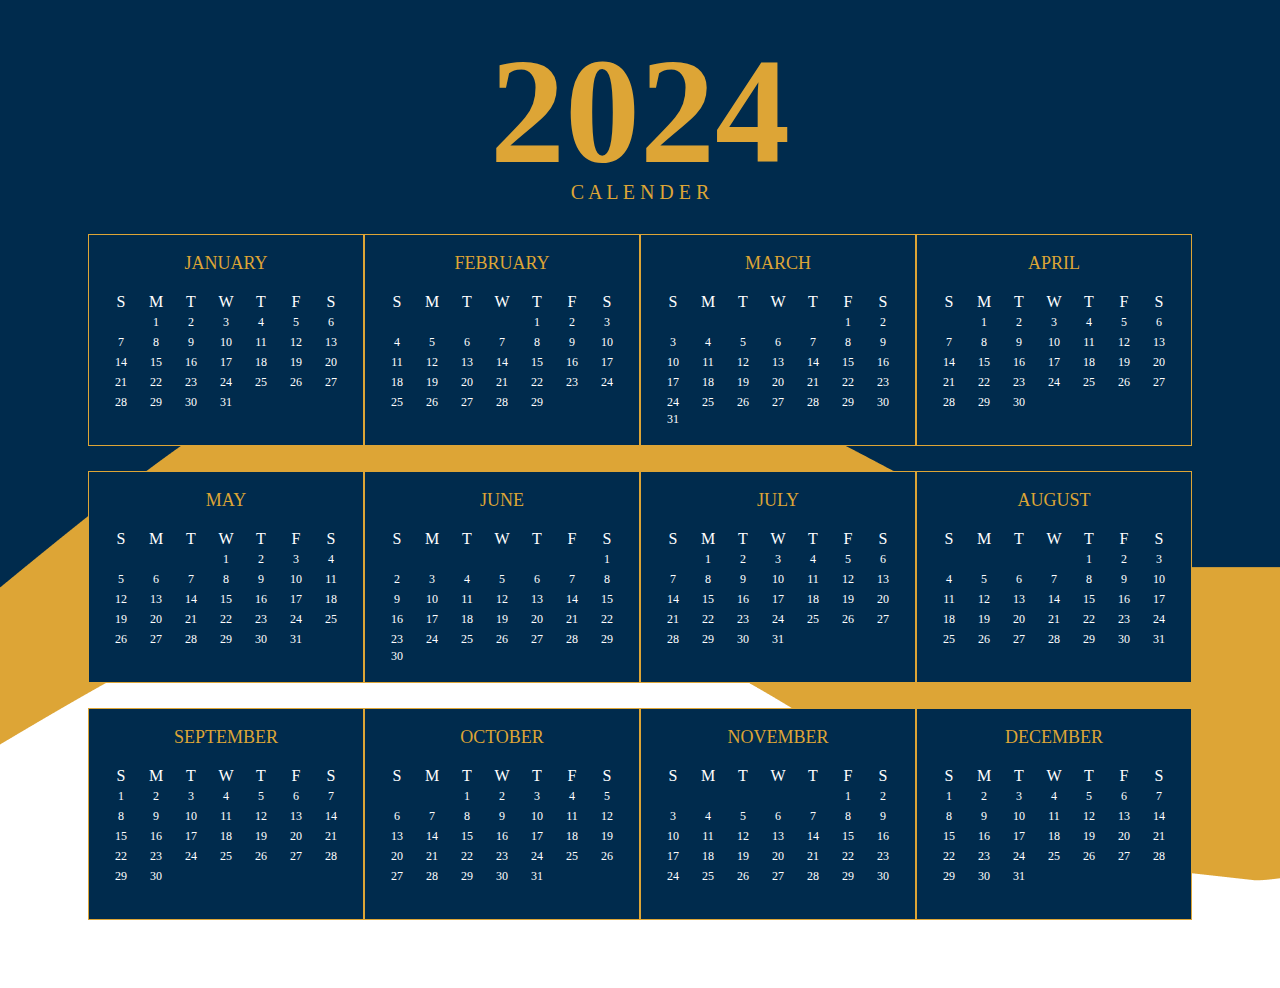
<file: index.html>
<!DOCTYPE html>
<html lang="en">

<head>
    <meta charset="UTF-8">
    <meta name="viewport" content="width=device-width, initial-scale=1.0">
    <title>Calender</title>
    <link rel="stylesheet" href="style.css">
</head>

<body>
    <h1 class="title">2024</h1>
    <p class="calender-title">C A L E N D E R</p>
    <div class="total-calender">
        <div class="calender-month">
            <p class="month-name">JANUARY</p>
            <div class="calender">
                <div class="day">S</div>
                <div class="day">M</div>
                <div class="day">T</div>
                <div class="day">W</div>
                <div class="day">T</div>
                <div class="day">F</div>
                <div class="day">S</div>
                <div class="date"></div>
                <div class="date">1</div>
                <div class="date">2</div>
                <div class="date">3</div>
                <div class="date">4</div>
                <div class="date">5</div>
                <div class="date">6</div>
                <div class="date">7</div>
                <div class="date">8</div>
                <div class="date">9</div>
                <div class="date">10</div>
                <div class="date">11</div>
                <div class="date">12</div>
                <div class="date">13</div>
                <div class="date">14</div>
                <div class="date">15</div>
                <div class="date">16</div>
                <div class="date">17</div>
                <div class="date">18</div>
                <div class="date">19</div>
                <div class="date">20</div>
                <div class="date">21</div>
                <div class="date">22</div>
                <div class="date">23</div>
                <div class="date">24</div>
                <div class="date">25</div>
                <div class="date">26</div>
                <div class="date">27</div>
                <div class="date">28</div>
                <div class="date">29</div>
                <div class="date">30</div>
                <div class="date">31</div>
            </div>
        </div>
        <div class="calender-month">
            <p class="month-name">FEBRUARY</p>
            <div class="calender">
                <div class="day">S</div>
                <div class="day">M</div>
                <div class="day">T</div>
                <div class="day">W</div>
                <div class="day">T</div>
                <div class="day">F</div>
                <div class="day">S</div>
                <div class="date"></div>
                <div class="date"></div>
                <div class="date"></div>
                <div class="date"></div>
                <div class="date">1</div>
                <div class="date">2</div>
                <div class="date">3</div>
                <div class="date">4</div>
                <div class="date">5</div>
                <div class="date">6</div>
                <div class="date">7</div>
                <div class="date">8</div>
                <div class="date">9</div>
                <div class="date">10</div>
                <div class="date">11</div>
                <div class="date">12</div>
                <div class="date">13</div>
                <div class="date">14</div>
                <div class="date">15</div>
                <div class="date">16</div>
                <div class="date">17</div>
                <div class="date">18</div>
                <div class="date">19</div>
                <div class="date">20</div>
                <div class="date">21</div>
                <div class="date">22</div>
                <div class="date">23</div>
                <div class="date">24</div>
                <div class="date">25</div>
                <div class="date">26</div>
                <div class="date">27</div>
                <div class="date">28</div>
                <div class="date">29</div>
            </div>
        </div>
        <div class="calender-month">
            <p class="month-name">MARCH</p>
            <div class="calender">
                <div class="day">S</div>
                <div class="day">M</div>
                <div class="day">T</div>
                <div class="day">W</div>
                <div class="day">T</div>
                <div class="day">F</div>
                <div class="day">S</div>
                <div class="date"></div>
                <div class="date"></div>
                <div class="date"></div>
                <div class="date"></div>
                <div class="date"></div>
                <div class="date">1</div>
                <div class="date">2</div>
                <div class="date">3</div>
                <div class="date">4</div>
                <div class="date">5</div>
                <div class="date">6</div>
                <div class="date">7</div>
                <div class="date">8</div>
                <div class="date">9</div>
                <div class="date">10</div>
                <div class="date">11</div>
                <div class="date">12</div>
                <div class="date">13</div>
                <div class="date">14</div>
                <div class="date">15</div>
                <div class="date">16</div>
                <div class="date">17</div>
                <div class="date">18</div>
                <div class="date">19</div>
                <div class="date">20</div>
                <div class="date">21</div>
                <div class="date">22</div>
                <div class="date">23</div>
                <div class="date">24</div>
                <div class="date">25</div>
                <div class="date">26</div>
                <div class="date">27</div>
                <div class="date">28</div>
                <div class="date">29</div>
                <div class="date">30</div>
                <div class="date">31</div>
            </div>
        </div>
        <div class="calender-month">
            <p class="month-name">APRIL</p>
            <div class="calender">
                <div class="day">S</div>
                <div class="day">M</div>
                <div class="day">T</div>
                <div class="day">W</div>
                <div class="day">T</div>
                <div class="day">F</div>
                <div class="day">S</div>
                <div class="date"></div>
                <div class="date">1</div>
                <div class="date">2</div>
                <div class="date">3</div>
                <div class="date">4</div>
                <div class="date">5</div>
                <div class="date">6</div>
                <div class="date">7</div>
                <div class="date">8</div>
                <div class="date">9</div>
                <div class="date">10</div>
                <div class="date">11</div>
                <div class="date">12</div>
                <div class="date">13</div>
                <div class="date">14</div>
                <div class="date">15</div>
                <div class="date">16</div>
                <div class="date">17</div>
                <div class="date">18</div>
                <div class="date">19</div>
                <div class="date">20</div>
                <div class="date">21</div>
                <div class="date">22</div>
                <div class="date">23</div>
                <div class="date">24</div>
                <div class="date">25</div>
                <div class="date">26</div>
                <div class="date">27</div>
                <div class="date">28</div>
                <div class="date">29</div>
                <div class="date">30</div>
            </div>
        </div>
        <div class="calender-month">
            <p class="month-name">MAY</p>
            <div class="calender">
                <div class="day">S</div>
                <div class="day">M</div>
                <div class="day">T</div>
                <div class="day">W</div>
                <div class="day">T</div>
                <div class="day">F</div>
                <div class="day">S</div>
                <div class="date"></div>
                <div class="date"></div>
                <div class="date"></div>
                <div class="date">1</div>
                <div class="date">2</div>
                <div class="date">3</div>
                <div class="date">4</div>
                <div class="date">5</div>
                <div class="date">6</div>
                <div class="date">7</div>
                <div class="date">8</div>
                <div class="date">9</div>
                <div class="date">10</div>
                <div class="date">11</div>
                <div class="date">12</div>
                <div class="date">13</div>
                <div class="date">14</div>
                <div class="date">15</div>
                <div class="date">16</div>
                <div class="date">17</div>
                <div class="date">18</div>
                <div class="date">19</div>
                <div class="date">20</div>
                <div class="date">21</div>
                <div class="date">22</div>
                <div class="date">23</div>
                <div class="date">24</div>
                <div class="date">25</div>
                <div class="date">26</div>
                <div class="date">27</div>
                <div class="date">28</div>
                <div class="date">29</div>
                <div class="date">30</div>
                <div class="date">31</div>
            </div>
        </div>
        <div class="calender-month">
            <p class="month-name">JUNE</p>
            <div class="calender">
                <div class="day">S</div>
                <div class="day">M</div>
                <div class="day">T</div>
                <div class="day">W</div>
                <div class="day">T</div>
                <div class="day">F</div>
                <div class="day">S</div>
                <div class="date"></div>
                <div class="date"></div>
                <div class="date"></div>
                <div class="date"></div>
                <div class="date"></div>
                <div class="date"></div>
                <div class="date">1</div>
                <div class="date">2</div>
                <div class="date">3</div>
                <div class="date">4</div>
                <div class="date">5</div>
                <div class="date">6</div>
                <div class="date">7</div>
                <div class="date">8</div>
                <div class="date">9</div>
                <div class="date">10</div>
                <div class="date">11</div>
                <div class="date">12</div>
                <div class="date">13</div>
                <div class="date">14</div>
                <div class="date">15</div>
                <div class="date">16</div>
                <div class="date">17</div>
                <div class="date">18</div>
                <div class="date">19</div>
                <div class="date">20</div>
                <div class="date">21</div>
                <div class="date">22</div>
                <div class="date">23</div>
                <div class="date">24</div>
                <div class="date">25</div>
                <div class="date">26</div>
                <div class="date">27</div>
                <div class="date">28</div>
                <div class="date">29</div>
                <div class="date">30</div>
            </div>
        </div>
        <div class="calender-month">
            <p class="month-name">JULY</p>
            <div class="calender">
                <div class="day">S</div>
                <div class="day">M</div>
                <div class="day">T</div>
                <div class="day">W</div>
                <div class="day">T</div>
                <div class="day">F</div>
                <div class="day">S</div>
                <div class="date"></div>
                <div class="date">1</div>
                <div class="date">2</div>
                <div class="date">3</div>
                <div class="date">4</div>
                <div class="date">5</div>
                <div class="date">6</div>
                <div class="date">7</div>
                <div class="date">8</div>
                <div class="date">9</div>
                <div class="date">10</div>
                <div class="date">11</div>
                <div class="date">12</div>
                <div class="date">13</div>
                <div class="date">14</div>
                <div class="date">15</div>
                <div class="date">16</div>
                <div class="date">17</div>
                <div class="date">18</div>
                <div class="date">19</div>
                <div class="date">20</div>
                <div class="date">21</div>
                <div class="date">22</div>
                <div class="date">23</div>
                <div class="date">24</div>
                <div class="date">25</div>
                <div class="date">26</div>
                <div class="date">27</div>
                <div class="date">28</div>
                <div class="date">29</div>
                <div class="date">30</div>
                <div class="date">31</div>
            </div>
        </div>
        <div class="calender-month">
            <p class="month-name">AUGUST</p>
            <div class="calender">
                <div class="day">S</div>
                <div class="day">M</div>
                <div class="day">T</div>
                <div class="day">W</div>
                <div class="day">T</div>
                <div class="day">F</div>
                <div class="day">S</div>
                <div class="date"></div>
                <div class="date"></div>
                <div class="date"></div>
                <div class="date"></div>
                <div class="date">1</div>
                <div class="date">2</div>
                <div class="date">3</div>
                <div class="date">4</div>
                <div class="date">5</div>
                <div class="date">6</div>
                <div class="date">7</div>
                <div class="date">8</div>
                <div class="date">9</div>
                <div class="date">10</div>
                <div class="date">11</div>
                <div class="date">12</div>
                <div class="date">13</div>
                <div class="date">14</div>
                <div class="date">15</div>
                <div class="date">16</div>
                <div class="date">17</div>
                <div class="date">18</div>
                <div class="date">19</div>
                <div class="date">20</div>
                <div class="date">21</div>
                <div class="date">22</div>
                <div class="date">23</div>
                <div class="date">24</div>
                <div class="date">25</div>
                <div class="date">26</div>
                <div class="date">27</div>
                <div class="date">28</div>
                <div class="date">29</div>
                <div class="date">30</div>
                <div class="date">31</div>
            </div>
        </div>
        <div class="calender-month">
            <p class="month-name">SEPTEMBER</p>
            <div class="calender">
                <div class="day">S</div>
                <div class="day">M</div>
                <div class="day">T</div>
                <div class="day">W</div>
                <div class="day">T</div>
                <div class="day">F</div>
                <div class="day">S</div>
                <div class="date">1</div>
                <div class="date">2</div>
                <div class="date">3</div>
                <div class="date">4</div>
                <div class="date">5</div>
                <div class="date">6</div>
                <div class="date">7</div>
                <div class="date">8</div>
                <div class="date">9</div>
                <div class="date">10</div>
                <div class="date">11</div>
                <div class="date">12</div>
                <div class="date">13</div>
                <div class="date">14</div>
                <div class="date">15</div>
                <div class="date">16</div>
                <div class="date">17</div>
                <div class="date">18</div>
                <div class="date">19</div>
                <div class="date">20</div>
                <div class="date">21</div>
                <div class="date">22</div>
                <div class="date">23</div>
                <div class="date">24</div>
                <div class="date">25</div>
                <div class="date">26</div>
                <div class="date">27</div>
                <div class="date">28</div>
                <div class="date">29</div>
                <div class="date">30</div>
            </div>
        </div>
        <div class="calender-month">
            <p class="month-name">OCTOBER</p>
            <div class="calender">
                <div class="day">S</div>
                <div class="day">M</div>
                <div class="day">T</div>
                <div class="day">W</div>
                <div class="day">T</div>
                <div class="day">F</div>
                <div class="day">S</div>
                <div class="date"></div>
                <div class="date"></div>
                <div class="date">1</div>
                <div class="date">2</div>
                <div class="date">3</div>
                <div class="date">4</div>
                <div class="date">5</div>
                <div class="date">6</div>
                <div class="date">7</div>
                <div class="date">8</div>
                <div class="date">9</div>
                <div class="date">10</div>
                <div class="date">11</div>
                <div class="date">12</div>
                <div class="date">13</div>
                <div class="date">14</div>
                <div class="date">15</div>
                <div class="date">16</div>
                <div class="date">17</div>
                <div class="date">18</div>
                <div class="date">19</div>
                <div class="date">20</div>
                <div class="date">21</div>
                <div class="date">22</div>
                <div class="date">23</div>
                <div class="date">24</div>
                <div class="date">25</div>
                <div class="date">26</div>
                <div class="date">27</div>
                <div class="date">28</div>
                <div class="date">29</div>
                <div class="date">30</div>
                <div class="date">31</div>
            </div>
        </div>
        <div class="calender-month">
            <p class="month-name">NOVEMBER</p>
            <div class="calender">
                <div class="day">S</div>
                <div class="day">M</div>
                <div class="day">T</div>
                <div class="day">W</div>
                <div class="day">T</div>
                <div class="day">F</div>
                <div class="day">S</div>
                <div class="date"></div>
                <div class="date"></div>
                <div class="date"></div>
                <div class="date"></div>
                <div class="date"></div>
                <div class="date">1</div>
                <div class="date">2</div>
                <div class="date">3</div>
                <div class="date">4</div>
                <div class="date">5</div>
                <div class="date">6</div>
                <div class="date">7</div>
                <div class="date">8</div>
                <div class="date">9</div>
                <div class="date">10</div>
                <div class="date">11</div>
                <div class="date">12</div>
                <div class="date">13</div>
                <div class="date">14</div>
                <div class="date">15</div>
                <div class="date">16</div>
                <div class="date">17</div>
                <div class="date">18</div>
                <div class="date">19</div>
                <div class="date">20</div>
                <div class="date">21</div>
                <div class="date">22</div>
                <div class="date">23</div>
                <div class="date">24</div>
                <div class="date">25</div>
                <div class="date">26</div>
                <div class="date">27</div>
                <div class="date">28</div>
                <div class="date">29</div>
                <div class="date">30</div>
            </div>
        </div>
        <div class="calender-month">
            <p class="month-name">DECEMBER</p>
            <div class="calender">
                <div class="day">S</div>
                <div class="day">M</div>
                <div class="day">T</div>
                <div class="day">W</div>
                <div class="day">T</div>
                <div class="day">F</div>
                <div class="day">S</div>
                <div class="date">1</div>
                <div class="date">2</div>
                <div class="date">3</div>
                <div class="date">4</div>
                <div class="date">5</div>
                <div class="date">6</div>
                <div class="date">7</div>
                <div class="date">8</div>
                <div class="date">9</div>
                <div class="date">10</div>
                <div class="date">11</div>
                <div class="date">12</div>
                <div class="date">13</div>
                <div class="date">14</div>
                <div class="date">15</div>
                <div class="date">16</div>
                <div class="date">17</div>
                <div class="date">18</div>
                <div class="date">19</div>
                <div class="date">20</div>
                <div class="date">21</div>
                <div class="date">22</div>
                <div class="date">23</div>
                <div class="date">24</div>
                <div class="date">25</div>
                <div class="date">26</div>
                <div class="date">27</div>
                <div class="date">28</div>
                <div class="date">29</div>
                <div class="date">30</div>
                <div class="date">31</div>
            </div>
        </div>
    </div>

</body>

</html>
</file>
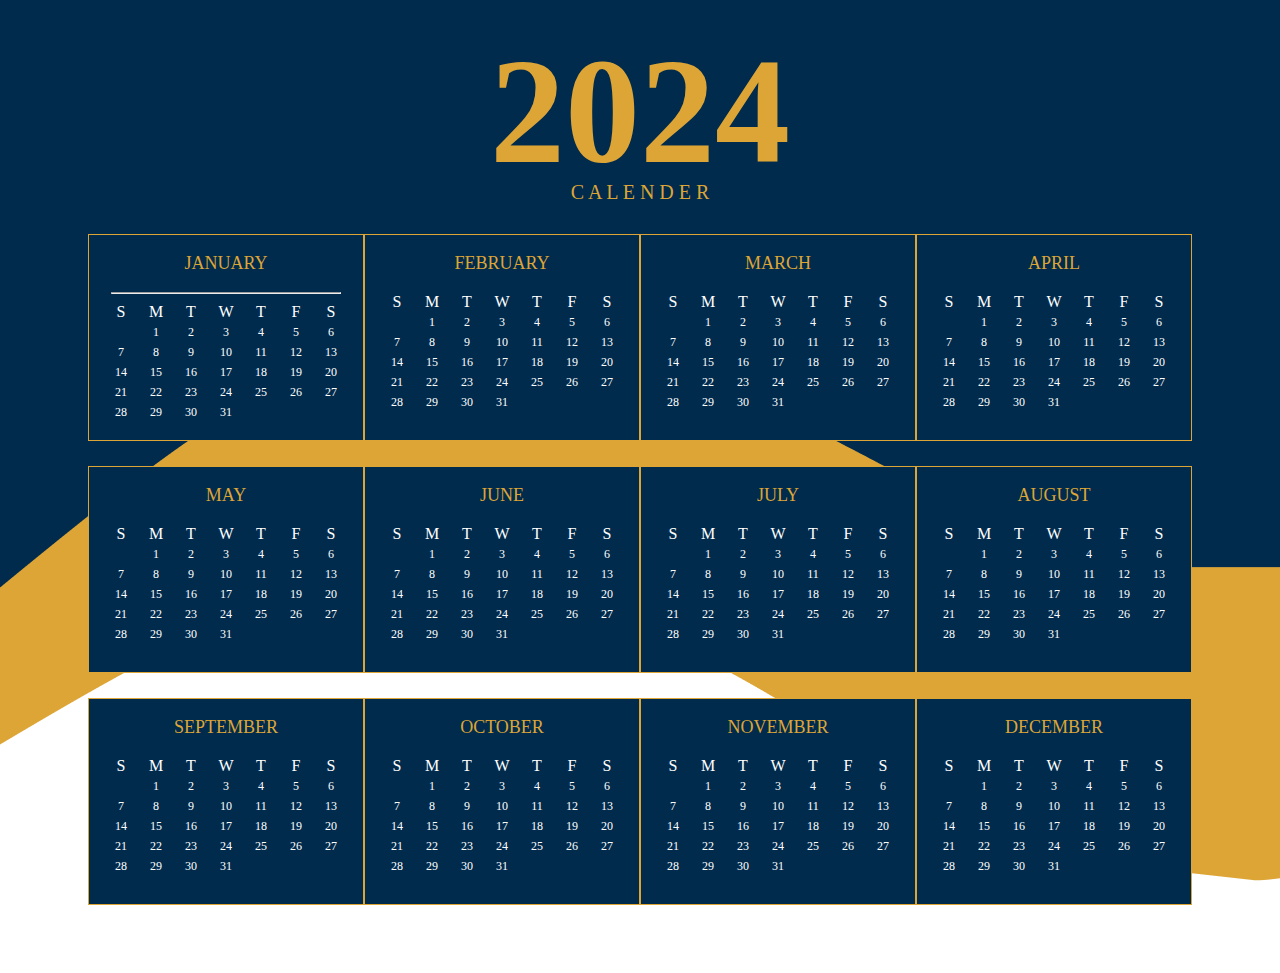
<file: flexbox.html>
<!DOCTYPE html>
<html lang="en">

<head>
    <meta charset="UTF-8">
    <meta name="viewport" content="width=device-width, initial-scale=1.0">
    <title>Calender</title>
    <link rel="stylesheet" href="/style.css">
</head>

<body>
    <h1 class="title">2024</h1>
    <p class="calender-title">C A L E N D E R</p>
    <div class="total-calender">
        <div class="calender-month">
            <p class="month-name">JANUARY</p>
            <hr>
            <div class="calender">
                <div class="day">S</div>
                <div class="day">M</div>
                <div class="day">T</div>
                <div class="day">W</div>
                <div class="day">T</div>
                <div class="day">F</div>
                <div class="day">S</div>
                <div class="date"></div>
                <div class="date">1</div>
                <div class="date">2</div>
                <div class="date">3</div>
                <div class="date">4</div>
                <div class="date">5</div>
                <div class="date">6</div>
                <div class="date">7</div>
                <div class="date">8</div>
                <div class="date">9</div>
                <div class="date">10</div>
                <div class="date">11</div>
                <div class="date">12</div>
                <div class="date">13</div>
                <div class="date">14</div>
                <div class="date">15</div>
                <div class="date">16</div>
                <div class="date">17</div>
                <div class="date">18</div>
                <div class="date">19</div>
                <div class="date">20</div>
                <div class="date">21</div>
                <div class="date">22</div>
                <div class="date">23</div>
                <div class="date">24</div>
                <div class="date">25</div>
                <div class="date">26</div>
                <div class="date">27</div>
                <div class="date">28</div>
                <div class="date">29</div>
                <div class="date">30</div>
                <div class="date">31</div>
            </div>
        </div>
        <div class="calender-month">
            <p class="month-name">FEBRUARY</p>
            <div class="calender">
                <div class="day">S</div>
                <div class="day">M</div>
                <div class="day">T</div>
                <div class="day">W</div>
                <div class="day">T</div>
                <div class="day">F</div>
                <div class="day">S</div>
                <div class="date"></div>
                <div class="date">1</div>
                <div class="date">2</div>
                <div class="date">3</div>
                <div class="date">4</div>
                <div class="date">5</div>
                <div class="date">6</div>
                <div class="date">7</div>
                <div class="date">8</div>
                <div class="date">9</div>
                <div class="date">10</div>
                <div class="date">11</div>
                <div class="date">12</div>
                <div class="date">13</div>
                <div class="date">14</div>
                <div class="date">15</div>
                <div class="date">16</div>
                <div class="date">17</div>
                <div class="date">18</div>
                <div class="date">19</div>
                <div class="date">20</div>
                <div class="date">21</div>
                <div class="date">22</div>
                <div class="date">23</div>
                <div class="date">24</div>
                <div class="date">25</div>
                <div class="date">26</div>
                <div class="date">27</div>
                <div class="date">28</div>
                <div class="date">29</div>
                <div class="date">30</div>
                <div class="date">31</div>
            </div>
        </div>
        <div class="calender-month">
            <p class="month-name">MARCH</p>
            <div class="calender">
                <div class="day">S</div>
                <div class="day">M</div>
                <div class="day">T</div>
                <div class="day">W</div>
                <div class="day">T</div>
                <div class="day">F</div>
                <div class="day">S</div>
                <div class="date"></div>
                <div class="date">1</div>
                <div class="date">2</div>
                <div class="date">3</div>
                <div class="date">4</div>
                <div class="date">5</div>
                <div class="date">6</div>
                <div class="date">7</div>
                <div class="date">8</div>
                <div class="date">9</div>
                <div class="date">10</div>
                <div class="date">11</div>
                <div class="date">12</div>
                <div class="date">13</div>
                <div class="date">14</div>
                <div class="date">15</div>
                <div class="date">16</div>
                <div class="date">17</div>
                <div class="date">18</div>
                <div class="date">19</div>
                <div class="date">20</div>
                <div class="date">21</div>
                <div class="date">22</div>
                <div class="date">23</div>
                <div class="date">24</div>
                <div class="date">25</div>
                <div class="date">26</div>
                <div class="date">27</div>
                <div class="date">28</div>
                <div class="date">29</div>
                <div class="date">30</div>
                <div class="date">31</div>
            </div>
        </div>
        <div class="calender-month">
            <p class="month-name">APRIL</p>
            <div class="calender">
                <div class="day">S</div>
                <div class="day">M</div>
                <div class="day">T</div>
                <div class="day">W</div>
                <div class="day">T</div>
                <div class="day">F</div>
                <div class="day">S</div>
                <div class="date"></div>
                <div class="date">1</div>
                <div class="date">2</div>
                <div class="date">3</div>
                <div class="date">4</div>
                <div class="date">5</div>
                <div class="date">6</div>
                <div class="date">7</div>
                <div class="date">8</div>
                <div class="date">9</div>
                <div class="date">10</div>
                <div class="date">11</div>
                <div class="date">12</div>
                <div class="date">13</div>
                <div class="date">14</div>
                <div class="date">15</div>
                <div class="date">16</div>
                <div class="date">17</div>
                <div class="date">18</div>
                <div class="date">19</div>
                <div class="date">20</div>
                <div class="date">21</div>
                <div class="date">22</div>
                <div class="date">23</div>
                <div class="date">24</div>
                <div class="date">25</div>
                <div class="date">26</div>
                <div class="date">27</div>
                <div class="date">28</div>
                <div class="date">29</div>
                <div class="date">30</div>
                <div class="date">31</div>
            </div>
        </div>
        <div class="calender-month">
            <p class="month-name">MAY</p>
            <div class="calender">
                <div class="day">S</div>
                <div class="day">M</div>
                <div class="day">T</div>
                <div class="day">W</div>
                <div class="day">T</div>
                <div class="day">F</div>
                <div class="day">S</div>
                <div class="date"></div>
                <div class="date">1</div>
                <div class="date">2</div>
                <div class="date">3</div>
                <div class="date">4</div>
                <div class="date">5</div>
                <div class="date">6</div>
                <div class="date">7</div>
                <div class="date">8</div>
                <div class="date">9</div>
                <div class="date">10</div>
                <div class="date">11</div>
                <div class="date">12</div>
                <div class="date">13</div>
                <div class="date">14</div>
                <div class="date">15</div>
                <div class="date">16</div>
                <div class="date">17</div>
                <div class="date">18</div>
                <div class="date">19</div>
                <div class="date">20</div>
                <div class="date">21</div>
                <div class="date">22</div>
                <div class="date">23</div>
                <div class="date">24</div>
                <div class="date">25</div>
                <div class="date">26</div>
                <div class="date">27</div>
                <div class="date">28</div>
                <div class="date">29</div>
                <div class="date">30</div>
                <div class="date">31</div>
            </div>
        </div>
        <div class="calender-month">
            <p class="month-name">JUNE</p>
            <div class="calender">
                <div class="day">S</div>
                <div class="day">M</div>
                <div class="day">T</div>
                <div class="day">W</div>
                <div class="day">T</div>
                <div class="day">F</div>
                <div class="day">S</div>
                <div class="date"></div>
                <div class="date">1</div>
                <div class="date">2</div>
                <div class="date">3</div>
                <div class="date">4</div>
                <div class="date">5</div>
                <div class="date">6</div>
                <div class="date">7</div>
                <div class="date">8</div>
                <div class="date">9</div>
                <div class="date">10</div>
                <div class="date">11</div>
                <div class="date">12</div>
                <div class="date">13</div>
                <div class="date">14</div>
                <div class="date">15</div>
                <div class="date">16</div>
                <div class="date">17</div>
                <div class="date">18</div>
                <div class="date">19</div>
                <div class="date">20</div>
                <div class="date">21</div>
                <div class="date">22</div>
                <div class="date">23</div>
                <div class="date">24</div>
                <div class="date">25</div>
                <div class="date">26</div>
                <div class="date">27</div>
                <div class="date">28</div>
                <div class="date">29</div>
                <div class="date">30</div>
                <div class="date">31</div>
            </div>
        </div>
        <div class="calender-month">
            <p class="month-name">JULY</p>
            <div class="calender">
                <div class="day">S</div>
                <div class="day">M</div>
                <div class="day">T</div>
                <div class="day">W</div>
                <div class="day">T</div>
                <div class="day">F</div>
                <div class="day">S</div>
                <div class="date"></div>
                <div class="date">1</div>
                <div class="date">2</div>
                <div class="date">3</div>
                <div class="date">4</div>
                <div class="date">5</div>
                <div class="date">6</div>
                <div class="date">7</div>
                <div class="date">8</div>
                <div class="date">9</div>
                <div class="date">10</div>
                <div class="date">11</div>
                <div class="date">12</div>
                <div class="date">13</div>
                <div class="date">14</div>
                <div class="date">15</div>
                <div class="date">16</div>
                <div class="date">17</div>
                <div class="date">18</div>
                <div class="date">19</div>
                <div class="date">20</div>
                <div class="date">21</div>
                <div class="date">22</div>
                <div class="date">23</div>
                <div class="date">24</div>
                <div class="date">25</div>
                <div class="date">26</div>
                <div class="date">27</div>
                <div class="date">28</div>
                <div class="date">29</div>
                <div class="date">30</div>
                <div class="date">31</div>
            </div>
        </div>
        <div class="calender-month">
            <p class="month-name">AUGUST</p>
            <div class="calender">
                <div class="day">S</div>
                <div class="day">M</div>
                <div class="day">T</div>
                <div class="day">W</div>
                <div class="day">T</div>
                <div class="day">F</div>
                <div class="day">S</div>
                <div class="date"></div>
                <div class="date">1</div>
                <div class="date">2</div>
                <div class="date">3</div>
                <div class="date">4</div>
                <div class="date">5</div>
                <div class="date">6</div>
                <div class="date">7</div>
                <div class="date">8</div>
                <div class="date">9</div>
                <div class="date">10</div>
                <div class="date">11</div>
                <div class="date">12</div>
                <div class="date">13</div>
                <div class="date">14</div>
                <div class="date">15</div>
                <div class="date">16</div>
                <div class="date">17</div>
                <div class="date">18</div>
                <div class="date">19</div>
                <div class="date">20</div>
                <div class="date">21</div>
                <div class="date">22</div>
                <div class="date">23</div>
                <div class="date">24</div>
                <div class="date">25</div>
                <div class="date">26</div>
                <div class="date">27</div>
                <div class="date">28</div>
                <div class="date">29</div>
                <div class="date">30</div>
                <div class="date">31</div>
            </div>
        </div>
        <div class="calender-month">
            <p class="month-name">SEPTEMBER</p>
            <div class="calender">
                <div class="day">S</div>
                <div class="day">M</div>
                <div class="day">T</div>
                <div class="day">W</div>
                <div class="day">T</div>
                <div class="day">F</div>
                <div class="day">S</div>
                <div class="date"></div>
                <div class="date">1</div>
                <div class="date">2</div>
                <div class="date">3</div>
                <div class="date">4</div>
                <div class="date">5</div>
                <div class="date">6</div>
                <div class="date">7</div>
                <div class="date">8</div>
                <div class="date">9</div>
                <div class="date">10</div>
                <div class="date">11</div>
                <div class="date">12</div>
                <div class="date">13</div>
                <div class="date">14</div>
                <div class="date">15</div>
                <div class="date">16</div>
                <div class="date">17</div>
                <div class="date">18</div>
                <div class="date">19</div>
                <div class="date">20</div>
                <div class="date">21</div>
                <div class="date">22</div>
                <div class="date">23</div>
                <div class="date">24</div>
                <div class="date">25</div>
                <div class="date">26</div>
                <div class="date">27</div>
                <div class="date">28</div>
                <div class="date">29</div>
                <div class="date">30</div>
                <div class="date">31</div>
            </div>
        </div>
        <div class="calender-month">
            <p class="month-name">OCTOBER</p>
            <div class="calender">
                <div class="day">S</div>
                <div class="day">M</div>
                <div class="day">T</div>
                <div class="day">W</div>
                <div class="day">T</div>
                <div class="day">F</div>
                <div class="day">S</div>
                <div class="date"></div>
                <div class="date">1</div>
                <div class="date">2</div>
                <div class="date">3</div>
                <div class="date">4</div>
                <div class="date">5</div>
                <div class="date">6</div>
                <div class="date">7</div>
                <div class="date">8</div>
                <div class="date">9</div>
                <div class="date">10</div>
                <div class="date">11</div>
                <div class="date">12</div>
                <div class="date">13</div>
                <div class="date">14</div>
                <div class="date">15</div>
                <div class="date">16</div>
                <div class="date">17</div>
                <div class="date">18</div>
                <div class="date">19</div>
                <div class="date">20</div>
                <div class="date">21</div>
                <div class="date">22</div>
                <div class="date">23</div>
                <div class="date">24</div>
                <div class="date">25</div>
                <div class="date">26</div>
                <div class="date">27</div>
                <div class="date">28</div>
                <div class="date">29</div>
                <div class="date">30</div>
                <div class="date">31</div>
            </div>
        </div>
        <div class="calender-month">
            <p class="month-name">NOVEMBER</p>
            <div class="calender">
                <div class="day">S</div>
                <div class="day">M</div>
                <div class="day">T</div>
                <div class="day">W</div>
                <div class="day">T</div>
                <div class="day">F</div>
                <div class="day">S</div>
                <div class="date"></div>
                <div class="date">1</div>
                <div class="date">2</div>
                <div class="date">3</div>
                <div class="date">4</div>
                <div class="date">5</div>
                <div class="date">6</div>
                <div class="date">7</div>
                <div class="date">8</div>
                <div class="date">9</div>
                <div class="date">10</div>
                <div class="date">11</div>
                <div class="date">12</div>
                <div class="date">13</div>
                <div class="date">14</div>
                <div class="date">15</div>
                <div class="date">16</div>
                <div class="date">17</div>
                <div class="date">18</div>
                <div class="date">19</div>
                <div class="date">20</div>
                <div class="date">21</div>
                <div class="date">22</div>
                <div class="date">23</div>
                <div class="date">24</div>
                <div class="date">25</div>
                <div class="date">26</div>
                <div class="date">27</div>
                <div class="date">28</div>
                <div class="date">29</div>
                <div class="date">30</div>
                <div class="date">31</div>
            </div>
        </div>
        <div class="calender-month">
            <p class="month-name">DECEMBER</p>
            <div class="calender">
                <div class="day">S</div>
                <div class="day">M</div>
                <div class="day">T</div>
                <div class="day">W</div>
                <div class="day">T</div>
                <div class="day">F</div>
                <div class="day">S</div>
                <div class="date"></div>
                <div class="date">1</div>
                <div class="date">2</div>
                <div class="date">3</div>
                <div class="date">4</div>
                <div class="date">5</div>
                <div class="date">6</div>
                <div class="date">7</div>
                <div class="date">8</div>
                <div class="date">9</div>
                <div class="date">10</div>
                <div class="date">11</div>
                <div class="date">12</div>
                <div class="date">13</div>
                <div class="date">14</div>
                <div class="date">15</div>
                <div class="date">16</div>
                <div class="date">17</div>
                <div class="date">18</div>
                <div class="date">19</div>
                <div class="date">20</div>
                <div class="date">21</div>
                <div class="date">22</div>
                <div class="date">23</div>
                <div class="date">24</div>
                <div class="date">25</div>
                <div class="date">26</div>
                <div class="date">27</div>
                <div class="date">28</div>
                <div class="date">29</div>
                <div class="date">30</div>
                <div class="date">31</div>
            </div>
        </div>
    </div>



</body>

</html>
</file>
<file: style.css>
body {
    background-color: #002B4D;
    background-image: url(./resource/bg3.png);
    width: auto;
    height: 100%;
    padding: 0px 60px 60px;
}
.title {
    color: #DDA536;
    font-weight: bolder;
    font-size: 150px;
    text-align: center;
    margin-top: 25px;
    margin-bottom: 0;
}

.calender-title {
    color: #DDA536;
    font-weight: 500;
    font-size: 20px;
    text-align: center;
    margin-top: -16px;
    margin-bottom: 30px;
}

.total-calender {
    display: grid;
    grid-template-columns: repeat(4, 1fr);
    grid-template-rows: repeat(3, 1fr);
    row-gap: 25px;
    column-gap: 0px;
    justify-content: center;
    margin-left: 80px;
    margin-right: 80px;
}

.month-name {
    color: #DDA536;
    display: flex;
    justify-content: center;
    font-weight: 500;
    font-size: 18px;
    /* background-color: #1a5684; */
}

.calender-month {
    border: 1px solid #DDA536;
    width: fit-content;
    padding: 0px 22px 18px;
    background-color: #002B4D;
}

.calender {
    display: grid;
    grid-template-columns: repeat(7, 20px);
    grid-template-rows: repeat(6, 20px);
    column-gap: 15px;
}

.date,
.day {
    color: white;
    display: flex;
    justify-content: center;
    align-items: center;
    font-size: .75em;
}

.day {
    font-size: 1em;
}
</file>
